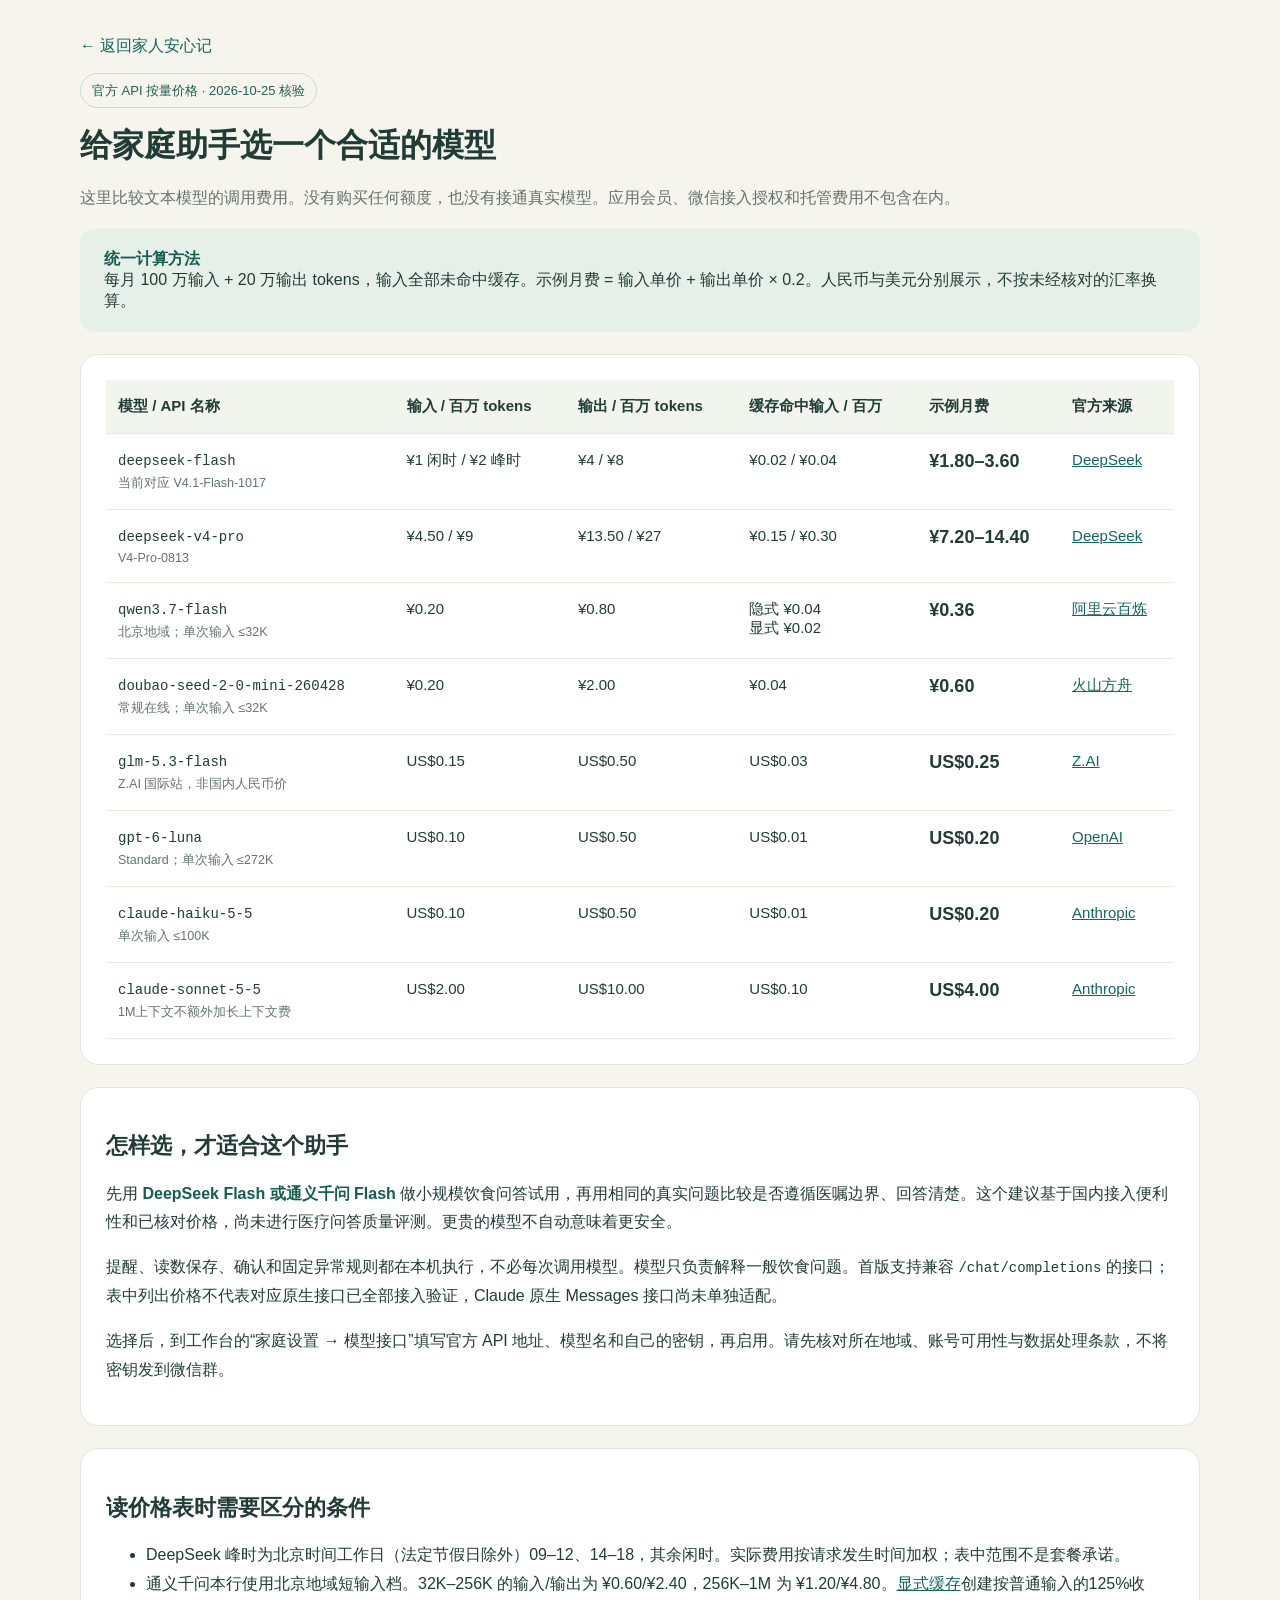
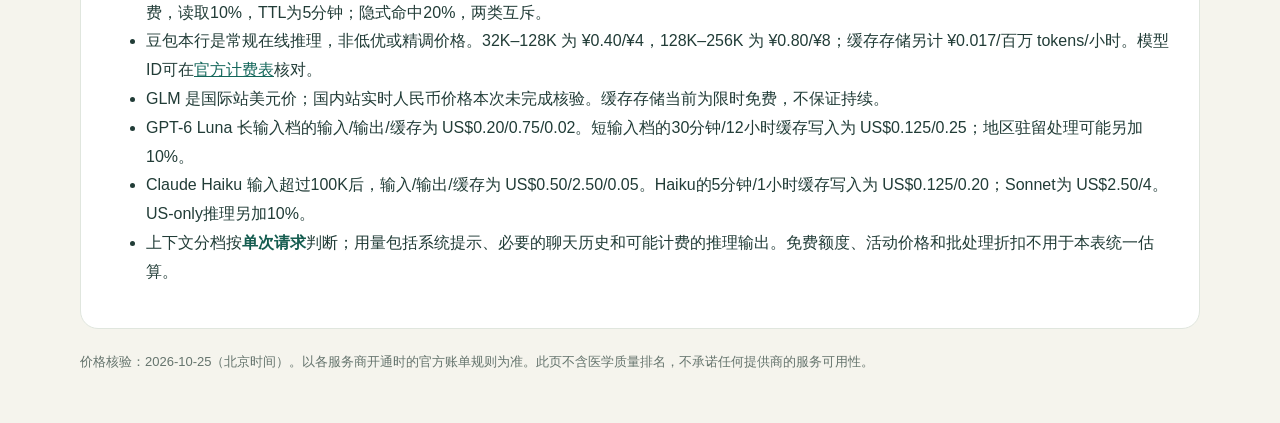
<file: static/prices.html>
<!doctype html>
<html lang="zh-CN"><head><meta charset="utf-8"><meta name="viewport" content="width=device-width, initial-scale=1"><title>模型 API 费用对比 · 家人安心记</title><style>
:root{color-scheme:light;font-family:"Microsoft YaHei UI","PingFang SC",sans-serif;color:#213c37;background:#f5f4ed}*{box-sizing:border-box}body{margin:0;padding:36px 22px}main{max-width:1120px;margin:auto}a{color:#14675b}h1{font-size:32px;margin:16px 0}h2{font-size:22px}p,li{line-height:1.8}small,.muted{color:#65746d}.card{background:#fff;border:1px solid #e0e6de;border-radius:18px;padding:25px;margin-top:22px}.lead{background:#e7f0e8;padding:20px 24px;border-radius:15px}.table-wrap{overflow:auto}table{width:100%;border-collapse:collapse;min-width:880px;font-size:15px}th,td{text-align:left;border-bottom:1px solid #e5e9e1;padding:17px 12px;vertical-align:top}th{background:#f1f5ee;font-weight:600}td small{display:block;margin-top:6px}code{font-family:Consolas,monospace;font-size:14px}strong{color:#155d50}.cost{font-size:18px;font-weight:700;white-space:nowrap}.tag{display:inline-block;border:1px solid #c8dccf;border-radius:20px;padding:5px 11px;font-size:13px;color:#225f52}.back{display:inline-block;text-decoration:none}footer{margin:24px 0;color:#65746d;font-size:13px}@media(max-width:600px){body{padding:22px 14px}h1{font-size:27px}.card{padding:18px}}
</style></head><body><main>
<a class="back" href="/">← 返回家人安心记</a>
<p><span class="tag">官方 API 按量价格 · 2026-10-25 核验</span></p>
<h1>给家庭助手选一个合适的模型</h1>
<p class="muted">这里比较文本模型的调用费用。没有购买任何额度，也没有接通真实模型。应用会员、微信接入授权和托管费用不包含在内。</p>
<div class="lead"><strong>统一计算方法</strong><br>每月 100 万输入 + 20 万输出 tokens，输入全部未命中缓存。示例月费 = 输入单价 + 输出单价 × 0.2。人民币与美元分别展示，不按未经核对的汇率换算。</div>
<section class="card"><div class="table-wrap"><table><thead><tr><th>模型 / API 名称</th><th>输入 / 百万 tokens</th><th>输出 / 百万 tokens</th><th>缓存命中输入 / 百万</th><th>示例月费</th><th>官方来源</th></tr></thead><tbody>
<tr><td><code>deepseek-flash</code><small>当前对应 V4.1-Flash-1017</small></td><td>¥1 闲时 / ¥2 峰时</td><td>¥4 / ¥8</td><td>¥0.02 / ¥0.04</td><td class="cost">¥1.80–3.60</td><td><a href="https://api-docs.deepseek.com/zh-cn/quick_start/pricing/" target="_blank" rel="noopener noreferrer">DeepSeek</a></td></tr>
<tr><td><code>deepseek-v4-pro</code><small>V4-Pro-0813</small></td><td>¥4.50 / ¥9</td><td>¥13.50 / ¥27</td><td>¥0.15 / ¥0.30</td><td class="cost">¥7.20–14.40</td><td><a href="https://api-docs.deepseek.com/zh-cn/quick_start/pricing/" target="_blank" rel="noopener noreferrer">DeepSeek</a></td></tr>
<tr><td><code>qwen3.7-flash</code><small>北京地域；单次输入 ≤32K</small></td><td>¥0.20</td><td>¥0.80</td><td>隐式 ¥0.04<br>显式 ¥0.02</td><td class="cost">¥0.36</td><td><a href="https://help.aliyun.com/zh/model-studio/model-pricing" target="_blank" rel="noopener noreferrer">阿里云百炼</a></td></tr>
<tr><td><code>doubao-seed-2-0-mini-260428</code><small>常规在线；单次输入 ≤32K</small></td><td>¥0.20</td><td>¥2.00</td><td>¥0.04</td><td class="cost">¥0.60</td><td><a href="https://docs.volcengine.com/docs/ark/model-pricing?lang=en&amp;redirect=1" target="_blank" rel="noopener noreferrer">火山方舟</a></td></tr>
<tr><td><code>glm-5.3-flash</code><small>Z.AI 国际站，非国内人民币价</small></td><td>US$0.15</td><td>US$0.50</td><td>US$0.03</td><td class="cost">US$0.25</td><td><a href="https://docs.z.ai/guides/overview/pricing" target="_blank" rel="noopener noreferrer">Z.AI</a></td></tr>
<tr><td><code>gpt-6-luna</code><small>Standard；单次输入 ≤272K</small></td><td>US$0.10</td><td>US$0.50</td><td>US$0.01</td><td class="cost">US$0.20</td><td><a href="https://developers.openai.com/api/docs/pricing" target="_blank" rel="noopener noreferrer">OpenAI</a></td></tr>
<tr><td><code>claude-haiku-5-5</code><small>单次输入 ≤100K</small></td><td>US$0.10</td><td>US$0.50</td><td>US$0.01</td><td class="cost">US$0.20</td><td><a href="https://platform.claude.com/docs/en/about-claude/pricing" target="_blank" rel="noopener noreferrer">Anthropic</a></td></tr>
<tr><td><code>claude-sonnet-5-5</code><small>1M上下文不额外加长上下文费</small></td><td>US$2.00</td><td>US$10.00</td><td>US$0.10</td><td class="cost">US$4.00</td><td><a href="https://platform.claude.com/docs/en/about-claude/pricing" target="_blank" rel="noopener noreferrer">Anthropic</a></td></tr>
</tbody></table></div></section>
<section class="card"><h2>怎样选，才适合这个助手</h2><p>先用 <strong>DeepSeek Flash 或通义千问 Flash</strong> 做小规模饮食问答试用，再用相同的真实问题比较是否遵循医嘱边界、回答清楚。这个建议基于国内接入便利性和已核对价格，尚未进行医疗问答质量评测。更贵的模型不自动意味着更安全。</p><p>提醒、读数保存、确认和固定异常规则都在本机执行，不必每次调用模型。模型只负责解释一般饮食问题。首版支持兼容 <code>/chat/completions</code> 的接口；表中列出价格不代表对应原生接口已全部接入验证，Claude 原生 Messages 接口尚未单独适配。</p><p>选择后，到工作台的“家庭设置 → 模型接口”填写官方 API 地址、模型名和自己的密钥，再启用。请先核对所在地域、账号可用性与数据处理条款，不将密钥发到微信群。</p></section>
<section class="card"><h2>读价格表时需要区分的条件</h2><ul>
<li>DeepSeek 峰时为北京时间工作日（法定节假日除外）09–12、14–18，其余闲时。实际费用按请求发生时间加权；表中范围不是套餐承诺。</li>
<li>通义千问本行使用北京地域短输入档。32K–256K 的输入/输出为 ¥0.60/¥2.40，256K–1M 为 ¥1.20/¥4.80。<a href="https://help.aliyun.com/zh/model-studio/context-cache" target="_blank" rel="noopener noreferrer">显式缓存</a>创建按普通输入的125%收费，读取10%，TTL为5分钟；隐式命中20%，两类互斥。</li>
<li>豆包本行是常规在线推理，非低优或精调价格。32K–128K 为 ¥0.40/¥4，128K–256K 为 ¥0.80/¥8；缓存存储另计 ¥0.017/百万 tokens/小时。模型ID可在<a href="https://docs.volcengine.com/docs/LakeAIService/Largemodelbilling?lang=zh" target="_blank" rel="noopener noreferrer">官方计费表</a>核对。</li>
<li>GLM 是国际站美元价；国内站实时人民币价格本次未完成核验。缓存存储当前为限时免费，不保证持续。</li>
<li>GPT-6 Luna 长输入档的输入/输出/缓存为 US$0.20/0.75/0.02。短输入档的30分钟/12小时缓存写入为 US$0.125/0.25；地区驻留处理可能另加10%。</li>
<li>Claude Haiku 输入超过100K后，输入/输出/缓存为 US$0.50/2.50/0.05。Haiku的5分钟/1小时缓存写入为 US$0.125/0.20；Sonnet为 US$2.50/4。US-only推理另加10%。</li>
<li>上下文分档按<strong>单次请求</strong>判断；用量包括系统提示、必要的聊天历史和可能计费的推理输出。免费额度、活动价格和批处理折扣不用于本表统一估算。</li>
</ul></section><footer>价格核验：2026-10-25（北京时间）。以各服务商开通时的官方账单规则为准。此页不含医学质量排名，不承诺任何提供商的服务可用性。</footer>
</main></body></html>
</file>
